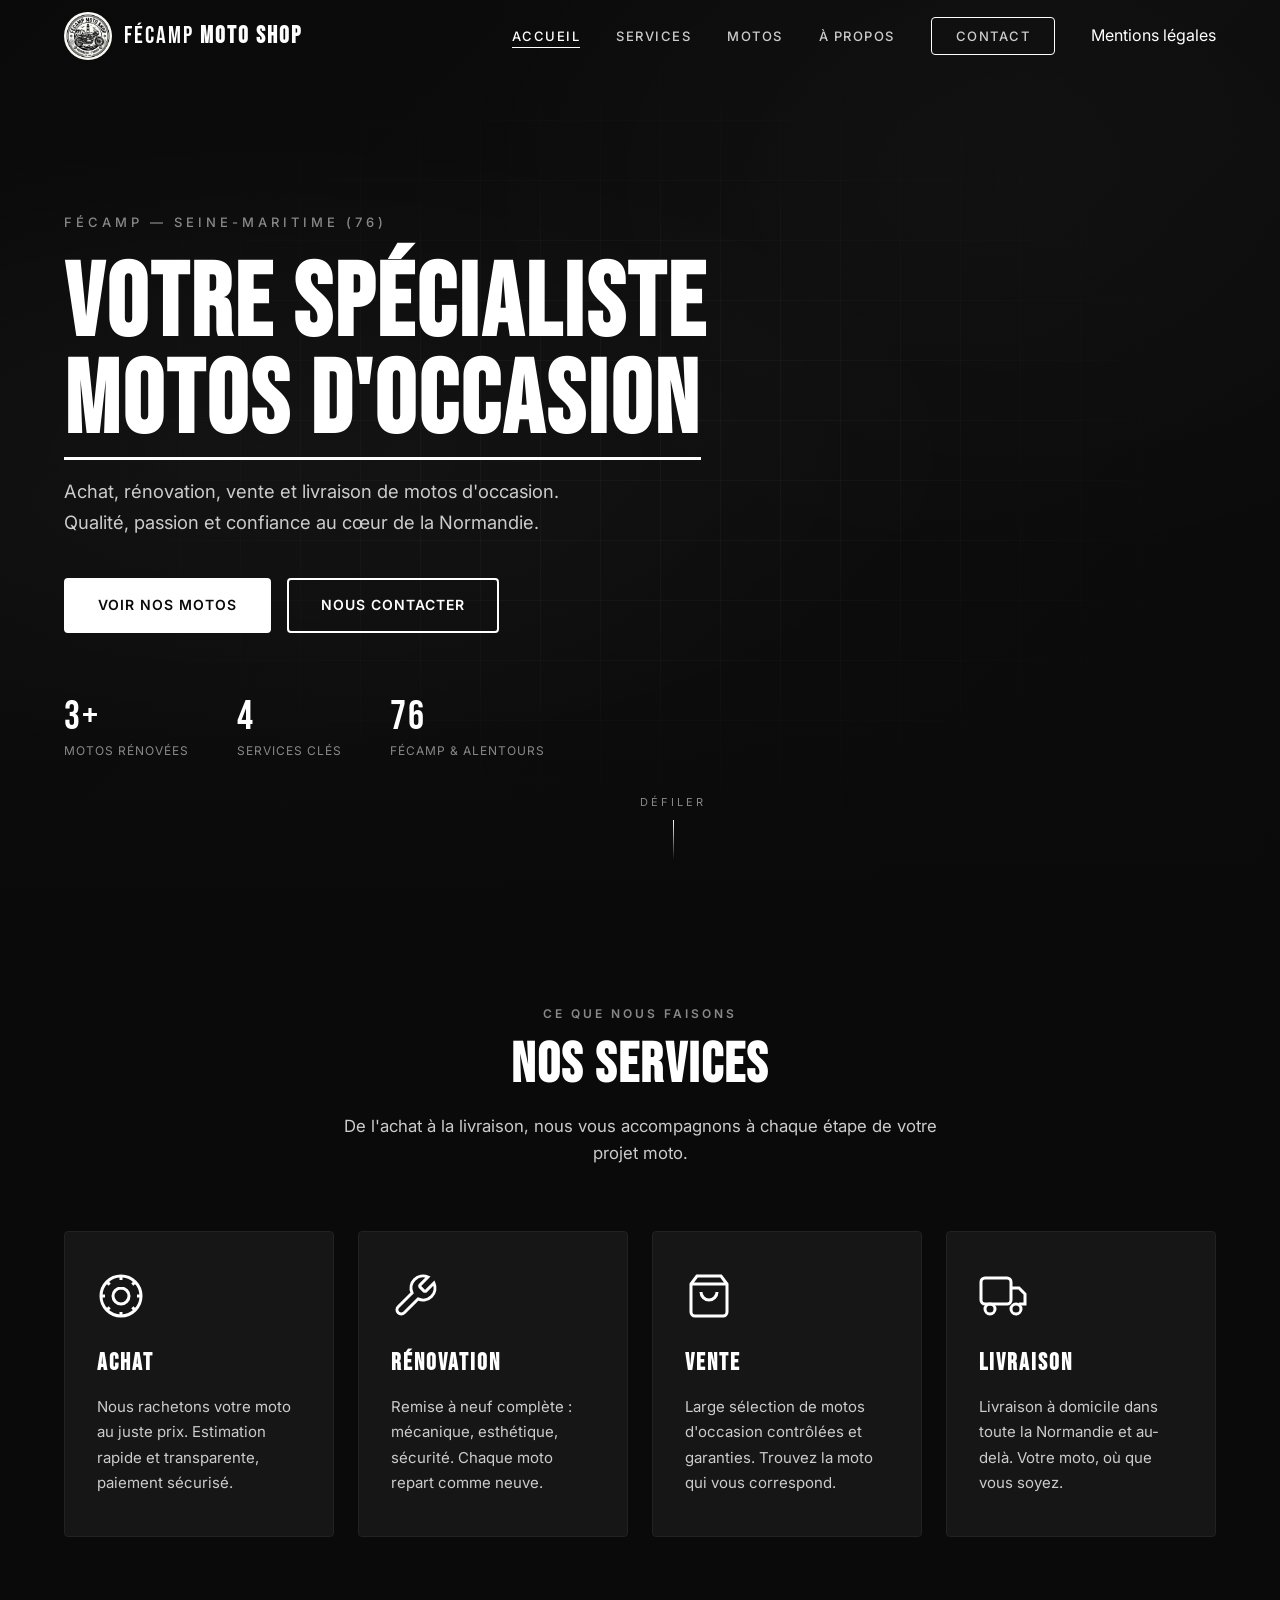
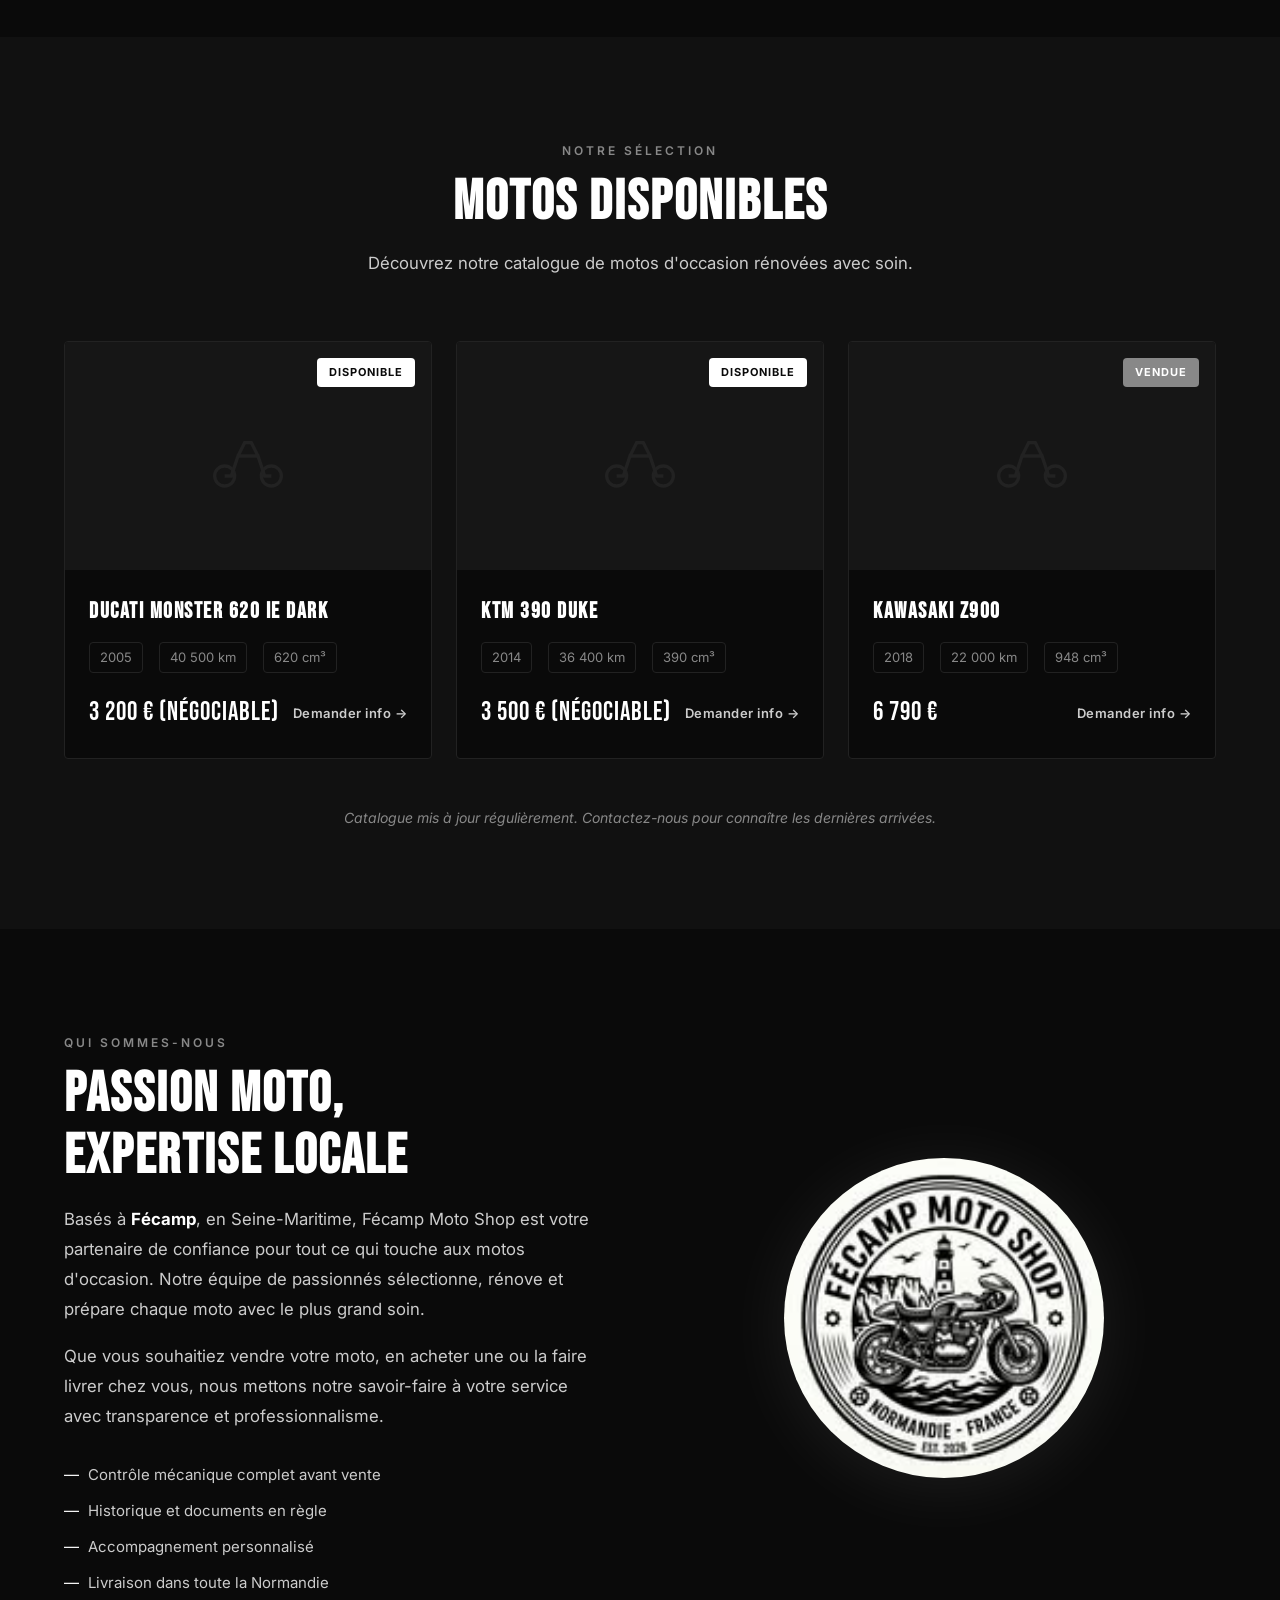
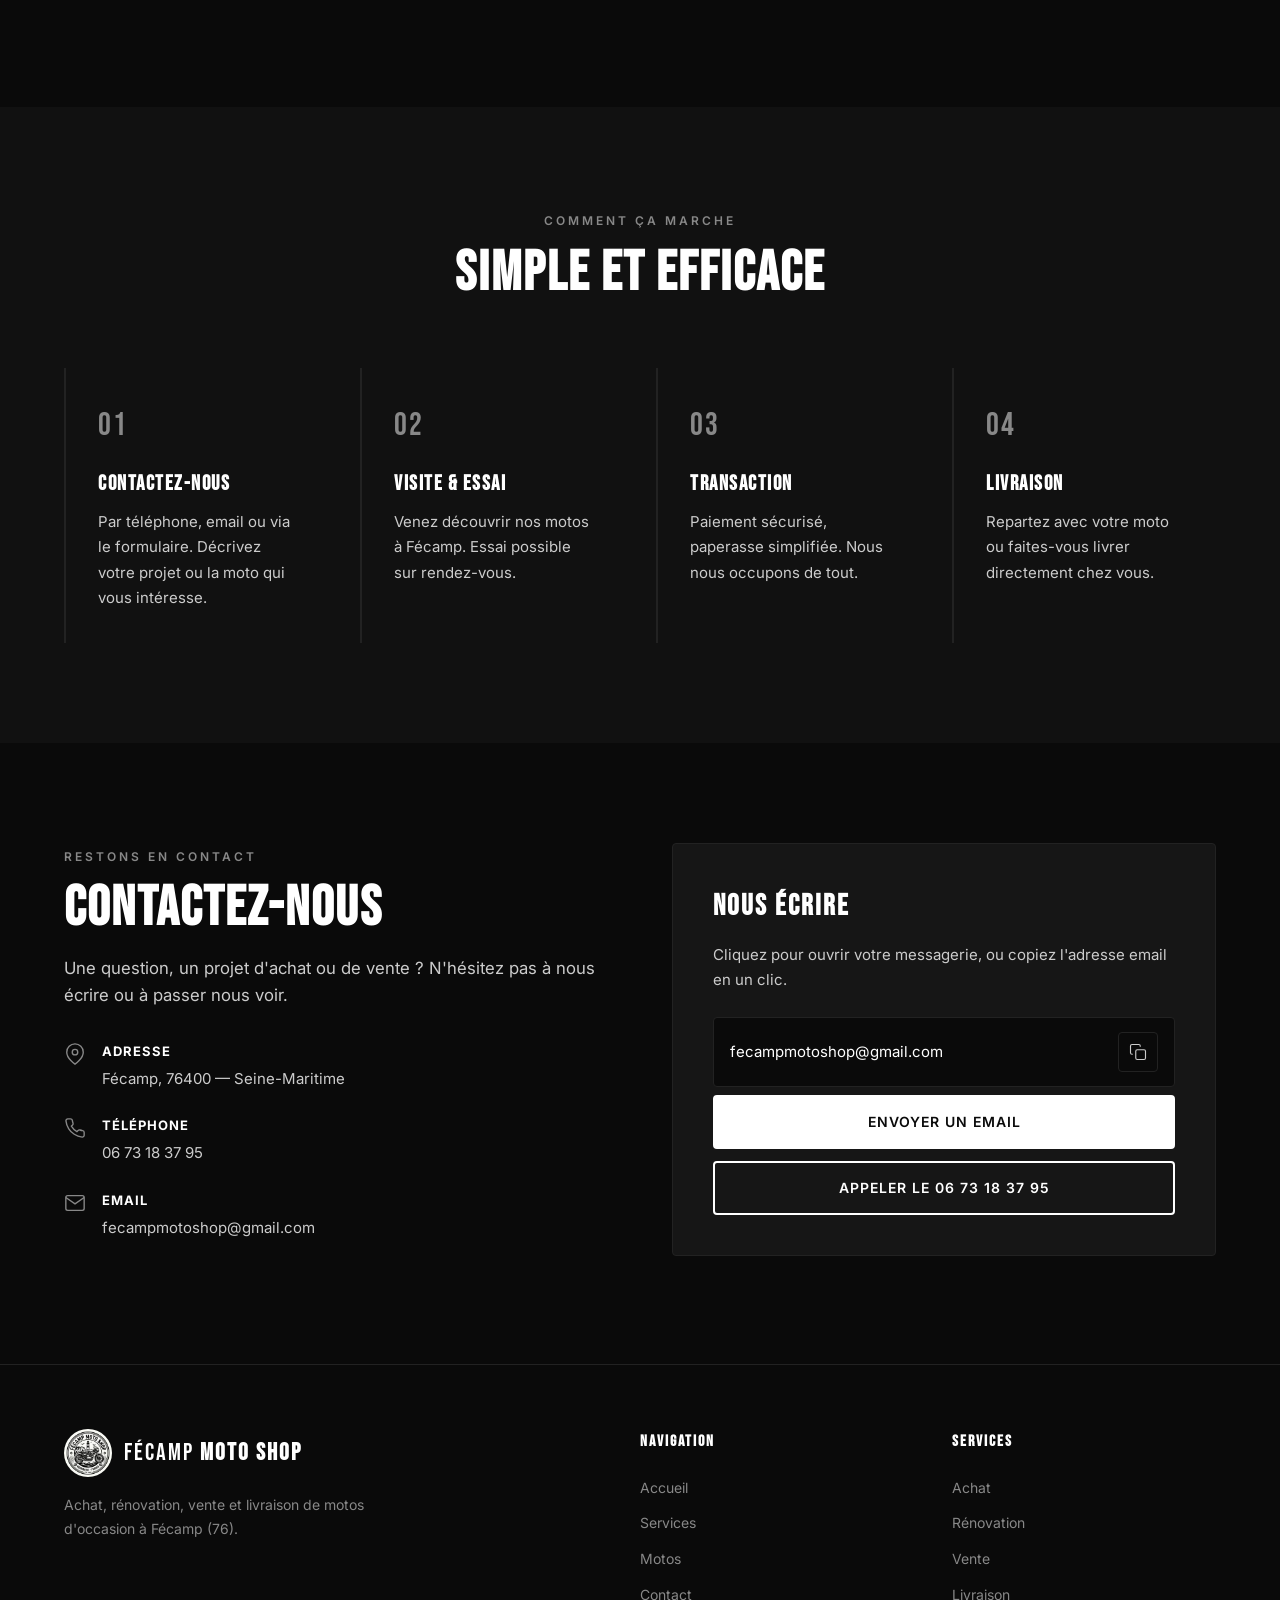
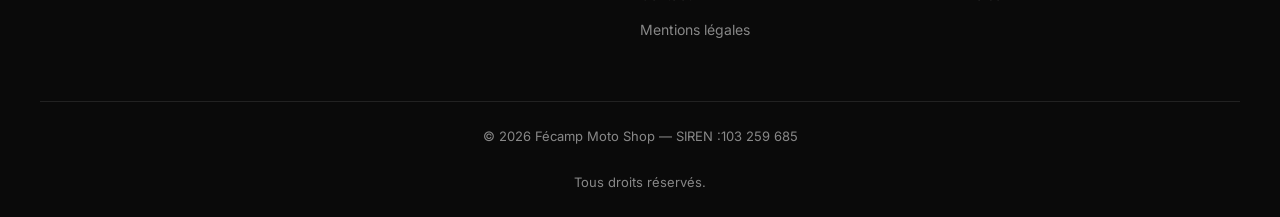
<file: index.html>
<!DOCTYPE html>
<html lang="fr">
<head>
  <meta charset="UTF-8">
  <meta name="viewport" content="width=device-width, initial-scale=1.0">
  <meta name="description" content="Fécamp Moto Shop — Achat, rénovation, vente et livraison de motos d'occasion à Fécamp (76).">
  <title>Fécamp Moto Shop — Motos d'occasion à Fécamp</title>
  <link rel="icon" href="favicon.ico" sizes="any">
  <link rel="icon" type="image/png" sizes="32x32" href="favicon-32x32.png">
  <link rel="icon" type="image/png" sizes="16x16" href="favicon-16x16.png">
  <link rel="apple-touch-icon" sizes="180x180" href="apple-touch-icon.png">
  <meta property="og:image" content="FecampMotoShop.jpg">
  <meta property="og:title" content="Fécamp Moto Shop — Motos d'occasion à Fécamp">
  <link rel="preconnect" href="https://fonts.googleapis.com">
  <link rel="preconnect" href="https://fonts.gstatic.com" crossorigin>
  <link href="https://fonts.googleapis.com/css2?family=Bebas+Neue&family=Inter:wght@300;400;500;600;700&display=swap" rel="stylesheet">
  <link rel="stylesheet" href="style.css">
</head>
<body>

  <!-- Navigation -->
  <header class="header" id="header">
    <nav class="nav container">
      <a href="#accueil" class="nav__logo">
        <img src="FecampMotoShop.jpg" alt="" class="logo-img logo-img--nav" width="48" height="48">
        <span class="nav__logo-text">Fécamp <strong>Moto Shop</strong></span>
      </a>
      <button class="nav__toggle" id="navToggle" aria-label="Ouvrir le menu">
        <span></span>
        <span></span>
        <span></span>
      </button>
      <ul class="nav__menu" id="navMenu">
        <li><a href="#accueil" class="nav__link">Accueil</a></li>
        <li><a href="#services" class="nav__link">Services</a></li>
        <li><a href="#motos" class="nav__link">Motos</a></li>
        <li><a href="#apropos" class="nav__link">À propos</a></li>
        <li><a href="#contact" class="nav__link nav__link--cta">Contact</a></li>
        <li><a href="mentions-legales.html">Mentions légales</a></li>
      </ul>
    </nav>
  </header>

  <!-- Hero -->
  <section class="hero" id="accueil">
    <div class="hero__bg"></div>
    <div class="hero__overlay"></div>
    <div class="hero__content container">
      <p class="hero__tag">Fécamp — Seine-Maritime (76)</p>
      <h1 class="hero__title">
        Votre spécialiste<br>
        <span class="hero__title-accent">motos d'occasion</span>
      </h1>
      <p class="hero__subtitle">
        Achat, rénovation, vente et livraison de motos d'occasion.<br>
        Qualité, passion et confiance au cœur de la Normandie.
      </p>
      <div class="hero__actions">
        <a href="#motos" class="btn btn--primary">Voir nos motos</a>
        <a href="#contact" class="btn btn--outline">Nous contacter</a>
      </div>
      <div class="hero__stats">
        <div class="hero__stat">
          <span class="hero__stat-number">3+</span>
          <span class="hero__stat-label">Motos rénovées</span>
        </div>
        <div class="hero__stat">
          <span class="hero__stat-number">4</span>
          <span class="hero__stat-label">Services clés</span>
        </div>
        <div class="hero__stat">
          <span class="hero__stat-number">76</span>
          <span class="hero__stat-label">Fécamp & alentours</span>
        </div>
      </div>
    </div>
    <div class="hero__scroll">
      <span>Défiler</span>
      <div class="hero__scroll-line"></div>
    </div>
  </section>

  <!-- Services -->
  <section class="services section" id="services">
    <div class="container">
      <div class="section__header">
        <span class="section__tag">Ce que nous faisons</span>
        <h2 class="section__title">Nos services</h2>
        <p class="section__desc">De l'achat à la livraison, nous vous accompagnons à chaque étape de votre projet moto.</p>
      </div>
      <div class="services__grid">
        <article class="service-card">
          <div class="service-card__icon">
            <svg viewBox="0 0 24 24" fill="none" stroke="currentColor" stroke-width="1.5">
              <path d="M12 8c-2.21 0-4 1.79-4 4s1.79 4 4 4 4-1.79 4-4-1.79-4-4-4z"/>
              <path d="M12 2v2M12 20v2M4.93 4.93l1.41 1.41M17.66 17.66l1.41 1.41M2 12h2M20 12h2M4.93 19.07l1.41-1.41M17.66 6.34l1.41-1.41"/>
              <circle cx="12" cy="12" r="10"/>
            </svg>
          </div>
          <h3 class="service-card__title">Achat</h3>
          <p class="service-card__text">Nous rachetons votre moto au juste prix. Estimation rapide et transparente, paiement sécurisé.</p>
        </article>
        <article class="service-card">
          <div class="service-card__icon">
            <svg viewBox="0 0 24 24" fill="none" stroke="currentColor" stroke-width="1.5">
              <path d="M14.7 6.3a1 1 0 000 1.4l1.6 1.6a1 1 0 001.4 0l3.77-3.77a6 6 0 01-7.94 7.94l-6.91 6.91a2.12 2.12 0 01-3-3l6.91-6.91a6 6 0 017.94-7.94l-3.76 3.76z"/>
            </svg>
          </div>
          <h3 class="service-card__title">Rénovation</h3>
          <p class="service-card__text">Remise à neuf complète : mécanique, esthétique, sécurité. Chaque moto repart comme neuve.</p>
        </article>
        <article class="service-card">
          <div class="service-card__icon">
            <svg viewBox="0 0 24 24" fill="none" stroke="currentColor" stroke-width="1.5">
              <path d="M6 2L3 6v14a2 2 0 002 2h14a2 2 0 002-2V6l-3-4z"/>
              <line x1="3" y1="6" x2="21" y2="6"/>
              <path d="M16 10a4 4 0 01-8 0"/>
            </svg>
          </div>
          <h3 class="service-card__title">Vente</h3>
          <p class="service-card__text">Large sélection de motos d'occasion contrôlées et garanties. Trouvez la moto qui vous correspond.</p>
        </article>
        <article class="service-card">
          <div class="service-card__icon">
            <svg viewBox="0 0 24 24" fill="none" stroke="currentColor" stroke-width="1.5">
              <rect x="1" y="3" width="15" height="13" rx="2"/>
              <path d="M16 8h4l3 3v5h-3"/>
              <circle cx="5.5" cy="18.5" r="2.5"/>
              <circle cx="18.5" cy="18.5" r="2.5"/>
            </svg>
          </div>
          <h3 class="service-card__title">Livraison</h3>
          <p class="service-card__text">Livraison à domicile dans toute la Normandie et au-delà. Votre moto, où que vous soyez.</p>
        </article>
      </div>
    </div>
  </section>

  <!-- Motos -->
  <section class="motos section section--dark" id="motos">
    <div class="container">
      <div class="section__header">
        <span class="section__tag">Notre sélection</span>
        <h2 class="section__title">Motos disponibles</h2>
        <p class="section__desc">Découvrez notre catalogue de motos d'occasion rénovées avec soin.</p>
      </div>
      <div class="motos__grid">
        <article class="moto-card">
          <div class="moto-card__image">
            <div class="moto-card__placeholder">
              <svg viewBox="0 0 24 24" fill="none" stroke="currentColor" stroke-width="1">
                <circle cx="5" cy="18" r="3"/><circle cx="19" cy="18" r="3"/>
                <path d="M5 18h2l2-6h6l2 6h2M9 12l2-4h2l2 4"/>
              </svg>
            </div>
            <span class="moto-card__badge">Disponible</span>
          </div>
          <div class="moto-card__body">
            <h3 class="moto-card__name">Ducati Monster 620 ie Dark</h3>
            <ul class="moto-card__specs">
              <li>2005</li>
              <li>40 500 km</li>
              <li>620 cm³</li>
            </ul>
            <div class="moto-card__footer">
              <span class="moto-card__price">3 200 € (Négociable)</span>
              <a href="#contact" class="moto-card__link">Demander info →</a>
            </div>
          </div>
        </article>
        <article class="moto-card">
          <div class="moto-card__image">
            <div class="moto-card__placeholder">
              <svg viewBox="0 0 24 24" fill="none" stroke="currentColor" stroke-width="1">
                <circle cx="5" cy="18" r="3"/><circle cx="19" cy="18" r="3"/>
                <path d="M5 18h2l2-6h6l2 6h2M9 12l2-4h2l2 4"/>
              </svg>
            </div>
            <span class="moto-card__badge">Disponible</span>
          </div>
          <div class="moto-card__body">
            <h3 class="moto-card__name">KTM 390 Duke</h3>
            <ul class="moto-card__specs">
              <li>2014</li>
              <li>36 400 km</li>
              <li>390 cm³</li>
            </ul>
            <div class="moto-card__footer">
              <span class="moto-card__price">3 500 € (Négociable)</span>
              <a href="#contact" class="moto-card__link">Demander info →</a>
            </div>
          </div>
        </article>
        <article class="moto-card">
          <div class="moto-card__image">
            <div class="moto-card__placeholder">
              <svg viewBox="0 0 24 24" fill="none" stroke="currentColor" stroke-width="1">
                <circle cx="5" cy="18" r="3"/><circle cx="19" cy="18" r="3"/>
                <path d="M5 18h2l2-6h6l2 6h2M9 12l2-4h2l2 4"/>
              </svg>
            </div>
            <span class="moto-card__badge moto-card__badge--sold">Vendue</span>
          </div>
          <div class="moto-card__body">
            <h3 class="moto-card__name">Kawasaki Z900</h3>
            <ul class="moto-card__specs">
              <li>2018</li>
              <li>22 000 km</li>
              <li>948 cm³</li>
            </ul>
            <div class="moto-card__footer">
              <span class="moto-card__price">6 790 €</span>
              <a href="#contact" class="moto-card__link">Demander info →</a>
            </div>
          </div>
        </article>
      </div>
      <p class="motos__note">Catalogue mis à jour régulièrement. Contactez-nous pour connaître les dernières arrivées.</p>
    </div>
  </section>

  <!-- À propos -->
  <section class="about section" id="apropos">
    <div class="container about__grid">
      <div class="about__content">
        <span class="section__tag">Qui sommes-nous</span>
        <h2 class="section__title">Passion moto,<br>expertise locale</h2>
        <p class="about__text">
          Basés à <strong>Fécamp</strong>, en Seine-Maritime, Fécamp Moto Shop est votre partenaire de confiance pour tout ce qui touche aux motos d'occasion. Notre équipe de passionnés sélectionne, rénove et prépare chaque moto avec le plus grand soin.
        </p>
        <p class="about__text">
          Que vous souhaitiez vendre votre moto, en acheter une ou la faire livrer chez vous, nous mettons notre savoir-faire à votre service avec transparence et professionnalisme.
        </p>
        <ul class="about__list">
          <li>Contrôle mécanique complet avant vente</li>
          <li>Historique et documents en règle</li>
          <li>Accompagnement personnalisé</li>
          <li>Livraison dans toute la Normandie</li>
        </ul>
      </div>
      <div class="about__visual">
        <img src="FecampMotoShop.jpg" alt="Logo Fécamp Moto Shop — Normandie, France" class="logo-img logo-img--about" width="320" height="320">
      </div>
    </div>
  </section>

  <!-- Processus -->
  <section class="process section section--dark">
    <div class="container">
      <div class="section__header">
        <span class="section__tag">Comment ça marche</span>
        <h2 class="section__title">Simple et efficace</h2>
      </div>
      <div class="process__steps">
        <div class="process__step">
          <span class="process__number">01</span>
          <h3>Contactez-nous</h3>
          <p>Par téléphone, email ou via le formulaire. Décrivez votre projet ou la moto qui vous intéresse.</p>
        </div>
        <div class="process__step">
          <span class="process__number">02</span>
          <h3>Visite & essai</h3>
          <p>Venez découvrir nos motos à Fécamp. Essai possible sur rendez-vous.</p>
        </div>
        <div class="process__step">
          <span class="process__number">03</span>
          <h3>Transaction</h3>
          <p>Paiement sécurisé, paperasse simplifiée. Nous nous occupons de tout.</p>
        </div>
        <div class="process__step">
          <span class="process__number">04</span>
          <h3>Livraison</h3>
          <p>Repartez avec votre moto ou faites-vous livrer directement chez vous.</p>
        </div>
      </div>
    </div>
  </section>

  <!-- Contact -->
  <section class="contact section" id="contact">
    <div class="container contact__grid">
      <div class="contact__info">
        <span class="section__tag">Restons en contact</span>
        <h2 class="section__title">Contactez-nous</h2>
        <p class="contact__desc">Une question, un projet d'achat ou de vente ? N'hésitez pas à nous écrire ou à passer nous voir.</p>
        <ul class="contact__details">
          <li>
            <svg viewBox="0 0 24 24" fill="none" stroke="currentColor" stroke-width="1.5"><path d="M21 10c0 7-9 13-9 13s-9-6-9-13a9 9 0 0118 0z"/><circle cx="12" cy="10" r="3"/></svg>
            <div>
              <strong>Adresse</strong>
              <span>Fécamp, 76400 — Seine-Maritime</span>
            </div>
          </li>
          <li>
            <svg viewBox="0 0 24 24" fill="none" stroke="currentColor" stroke-width="1.5"><path d="M22 16.92v3a2 2 0 01-2.18 2 19.79 19.79 0 01-8.63-3.07 19.5 19.5 0 01-6-6 19.79 19.79 0 01-3.07-8.67A2 2 0 014.11 2h3a2 2 0 012 1.72c.127.96.361 1.903.7 2.81a2 2 0 01-.45 2.11L8.09 9.91a16 16 0 006 6l1.27-1.27a2 2 0 012.11-.45c.907.339 1.85.573 2.81.7A2 2 0 0122 16.92z"/></svg>
            <div>
              <strong>Téléphone</strong>
              <a href="tel:+33673183795" class="contact__link">06 73 18 37 95</a>
            </div>
          </li>
          <li>
            <svg viewBox="0 0 24 24" fill="none" stroke="currentColor" stroke-width="1.5"><path d="M4 4h16c1.1 0 2 .9 2 2v12c0 1.1-.9 2-2 2H4c-1.1 0-2-.9-2-2V6c0-1.1.9-2 2-2z"/><polyline points="22,6 12,13 2,6"/></svg>
            <div>
              <strong>Email</strong>
              <a href="mailto:fecampmotoshop@gmail.com" class="contact__link">fecampmotoshop@gmail.com</a>
            </div>
          </li>
        </ul>
      </div>
      <div class="contact__actions">
        <h3 class="contact__actions-title">Nous écrire</h3>
        <p class="contact__actions-desc">Cliquez pour ouvrir votre messagerie, ou copiez l'adresse email en un clic.</p>
        <div class="contact__email-box">
          <span class="contact__email" id="contactEmail">fecampmotoshop@gmail.com</span>
          <button type="button" class="contact__copy-btn" id="copyEmailBtn" aria-label="Copier l'adresse email">
            <svg viewBox="0 0 24 24" fill="none" stroke="currentColor" stroke-width="1.5" width="18" height="18">
              <rect x="9" y="9" width="13" height="13" rx="2"/>
              <path d="M5 15H4a2 2 0 01-2-2V4a2 2 0 012-2h9a2 2 0 012 2v1"/>
            </svg>
          </button>
        </div>
        <p class="contact__copy-feedback" id="copyFeedback" role="status">Adresse copiée !</p>
        <div class="contact__buttons">
          <a href="mailto:fecampmotoshop@gmail.com?subject=Contact%20-%20F%C3%A9camp%20Moto%20Shop" class="btn btn--primary btn--full">Envoyer un email</a>
          <a href="tel:+33673183795" class="btn btn--outline btn--full">Appeler le 06 73 18 37 95</a>
        </div>
      </div>
    </div>
  </section>

  <!-- Footer -->
  <footer class="footer">
    <div class="container footer__grid">
      <div class="footer__brand">
        <a href="#accueil" class="footer__logo">
          <img src="FecampMotoShop.jpg" alt="" class="logo-img logo-img--footer" width="48" height="48">
          <span class="footer__logo-text">Fécamp <strong>Moto Shop</strong></span>
        </a>
        <p>Achat, rénovation, vente et livraison de motos d'occasion à Fécamp (76).</p>
      </div>
      <div class="footer__links">
        <h4>Navigation</h4>
        <ul>
          <li><a href="#accueil">Accueil</a></li>
          <li><a href="#services">Services</a></li>
          <li><a href="#motos">Motos</a></li>
          <li><a href="#contact">Contact</a></li>
          <li><a href="mentions-legales.html">Mentions légales</a></li>
        </ul>
      </div>
      <div class="footer__links">
        <h4>Services</h4>
        <ul>
          <li><a href="#services">Achat</a></li>
          <li><a href="#services">Rénovation</a></li>
          <li><a href="#services">Vente</a></li>
          <li><a href="#services">Livraison</a></li>
        </ul>
      </div>
    </div>
    <div class="footer__bottom container">
      <p>&copy; 2026 Fécamp Moto Shop — SIREN :103 259 685</p><br>
      <p>Tous droits réservés.</p>
    </div>
  </footer>

  <script src="main.js"></script>
</body>
</html>
</file>
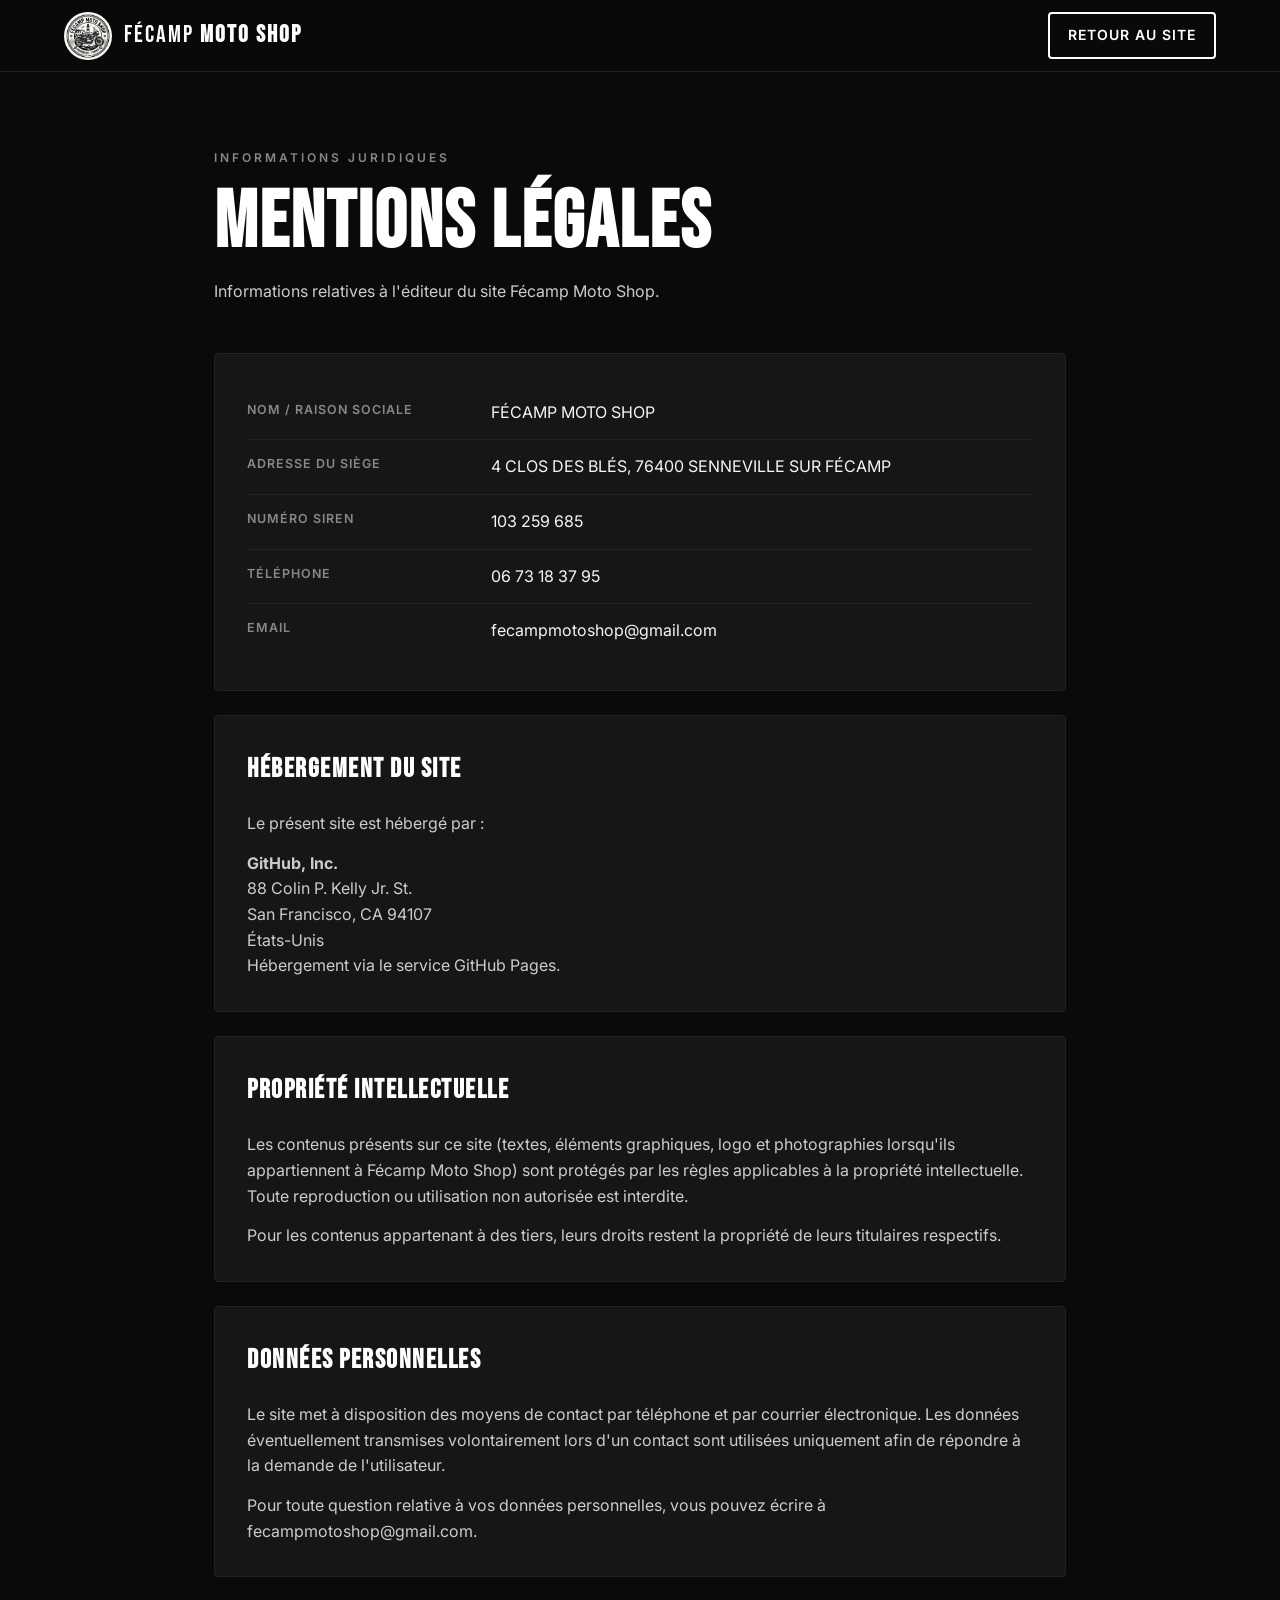
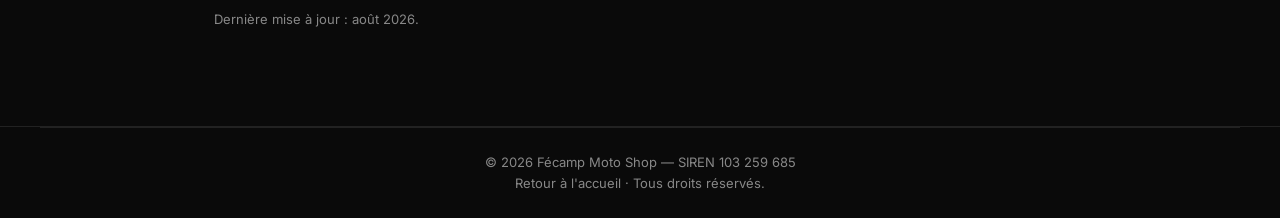
<file: mentions-legales.html>
<!DOCTYPE html>
<html lang="fr">
<head>
  <meta charset="UTF-8">
  <meta name="viewport" content="width=device-width, initial-scale=1.0">
  <meta name="description" content="Mentions légales de Fécamp Moto Shop.">
  <title>Mentions légales — Fécamp Moto Shop</title>
  <link rel="icon" href="favicon.ico" sizes="any">
  <link rel="icon" type="image/png" sizes="32x32" href="favicon-32x32.png">
  <link rel="icon" type="image/png" sizes="16x16" href="favicon-16x16.png">
  <link rel="apple-touch-icon" sizes="180x180" href="apple-touch-icon.png">
  <link rel="preconnect" href="https://fonts.googleapis.com">
  <link rel="preconnect" href="https://fonts.gstatic.com" crossorigin>
  <link href="https://fonts.googleapis.com/css2?family=Bebas+Neue&family=Inter:wght@300;400;500;600;700&display=swap" rel="stylesheet">
  <link rel="stylesheet" href="style.css">
</head>
<body>
  <header class="header header--scrolled" id="header">
    <nav class="nav container">
      <a href="index.html#accueil" class="nav__logo">
        <img src="FecampMotoShop.jpg" alt="" class="logo-img logo-img--nav" width="48" height="48">
        <span class="nav__logo-text">Fécamp <strong>Moto Shop</strong></span>
      </a>
      <a href="index.html" class="btn btn--outline legal-back-btn">Retour au site</a>
    </nav>
  </header>

  <main class="legal-page">
    <div class="container legal-page__container">
      <div class="legal-page__header">
        <span class="section__tag">Informations juridiques</span>
        <h1 class="section__title">Mentions légales</h1>
        <p class="legal-page__intro">Informations relatives à l'éditeur du site Fécamp Moto Shop.</p>
      </div>

      <section class="legal-card">
        <dl class="legal-list">
          <div>
            <dt>Nom / raison sociale</dt>
            <dd>FÉCAMP MOTO SHOP</dd>
          </div>
          <div>
            <dt>Adresse du siège</dt>
            <dd>4 CLOS DES BLÉS, 76400 SENNEVILLE SUR FÉCAMP</dd>
          </div>
          <div>
            <dt>Numéro SIREN</dt>
            <dd>103 259 685</dd>
          </div>
          <div>
            <dt>Téléphone</dt>
            <dd><a href="tel:+33673183795">06 73 18 37 95</a></dd>
          </div>
          <div>
            <dt>Email</dt>
            <dd><a href="mailto:fecampmotoshop@gmail.com">fecampmotoshop@gmail.com</a></dd>
          </div>
        </dl>
      </section>

      <section class="legal-card">
        <h2>Hébergement du site</h2>
          <p>
            Le présent site est hébergé par :
          </p>
          <p>
            <strong>GitHub, Inc.</strong><br>
            88 Colin P. Kelly Jr. St.<br>
            San Francisco, CA 94107<br>
            États-Unis<br>
            Hébergement via le service GitHub Pages.
          </p>
      </section>

      <section class="legal-card">
        <h2>Propriété intellectuelle</h2>
        <p>Les contenus présents sur ce site (textes, éléments graphiques, logo et photographies lorsqu'ils appartiennent à Fécamp Moto Shop) sont protégés par les règles applicables à la propriété intellectuelle. Toute reproduction ou utilisation non autorisée est interdite.</p>
        <p>Pour les contenus appartenant à des tiers, leurs droits restent la propriété de leurs titulaires respectifs.</p>
      </section>

      <section class="legal-card">
        <h2>Données personnelles</h2>
        <p>Le site met à disposition des moyens de contact par téléphone et par courrier électronique. Les données éventuellement transmises volontairement lors d'un contact sont utilisées uniquement afin de répondre à la demande de l'utilisateur.</p>
        <p>Pour toute question relative à vos données personnelles, vous pouvez écrire à <a href="mailto:fecampmotoshop@gmail.com">fecampmotoshop@gmail.com</a>.</p>
      </section>

      <p class="legal-page__updated">Dernière mise à jour : août 2026.</p>
    </div>
  </main>

  <footer class="footer legal-footer">
    <div class="footer__bottom container">
      <p>&copy; 2026 Fécamp Moto Shop — SIREN 103 259 685</p>
      <p><a href="index.html">Retour à l'accueil</a> · Tous droits réservés.</p>
    </div>
  </footer>
</body>
</html>
</file>
<file: style.css>
/* =============================================
   Fécamp Moto Shop — Styles
   Palette : noir profond & blanc pur
   ============================================= */

:root {
  --black: #0a0a0a;
  --black-soft: #111111;
  --black-card: #161616;
  --black-border: #222222;
  --white: #ffffff;
  --white-soft: #f5f5f5;
  --gray: #888888;
  --gray-light: #cccccc;

  --font-display: 'Bebas Neue', sans-serif;
  --font-body: 'Inter', sans-serif;

  --header-height: 72px;
  --transition: 0.3s cubic-bezier(0.4, 0, 0.2, 1);
  --radius: 4px;
}

/* Reset */
*, *::before, *::after {
  margin: 0;
  padding: 0;
  box-sizing: border-box;
}

html {
  scroll-behavior: smooth;
  scroll-padding-top: var(--header-height);
}

body {
  font-family: var(--font-body);
  background: var(--black);
  color: var(--white);
  line-height: 1.6;
  overflow-x: hidden;
  -webkit-font-smoothing: antialiased;
}

a {
  color: inherit;
  text-decoration: none;
}

ul { list-style: none; }

img {
  max-width: 100%;
  display: block;
}

.container {
  width: 100%;
  max-width: 1200px;
  margin: 0 auto;
  padding: 0 24px;
}

.section {
  padding: 100px 0;
}

.section--dark {
  background: var(--black-soft);
}

.section__header {
  text-align: center;
  max-width: 600px;
  margin: 0 auto 64px;
}

.section__tag {
  display: inline-block;
  font-size: 0.75rem;
  font-weight: 600;
  letter-spacing: 3px;
  text-transform: uppercase;
  color: var(--gray);
  margin-bottom: 12px;
}

.section__title {
  font-family: var(--font-display);
  font-size: clamp(2.5rem, 5vw, 3.5rem);
  letter-spacing: 2px;
  line-height: 1.1;
  margin-bottom: 16px;
}

.section__desc {
  color: var(--gray-light);
  font-size: 1.05rem;
}

/* Buttons */
.btn {
  display: inline-flex;
  align-items: center;
  justify-content: center;
  padding: 14px 32px;
  font-family: var(--font-body);
  font-size: 0.875rem;
  font-weight: 600;
  letter-spacing: 1px;
  text-transform: uppercase;
  border: 2px solid transparent;
  border-radius: var(--radius);
  cursor: pointer;
  transition: var(--transition);
}

.btn--primary {
  background: var(--white);
  color: var(--black);
  border-color: var(--white);
}

.btn--primary:hover {
  background: transparent;
  color: var(--white);
}

.btn--outline {
  background: transparent;
  color: var(--white);
  border-color: var(--white);
}

.btn--outline:hover {
  background: var(--white);
  color: var(--black);
}

.btn--full {
  width: 100%;
}

/* =============================================
   HEADER
   ============================================= */
.header {
  position: fixed;
  top: 0;
  left: 0;
  width: 100%;
  height: var(--header-height);
  z-index: 1000;
  transition: var(--transition);
}

.header--scrolled {
  background: rgba(10, 10, 10, 0.95);
  backdrop-filter: blur(12px);
  border-bottom: 1px solid var(--black-border);
}

.nav {
  display: flex;
  align-items: center;
  justify-content: space-between;
  height: 100%;
}

.nav__logo {
  display: flex;
  align-items: center;
  gap: 12px;
  flex-shrink: 0;
}

.nav__logo-text {
  font-family: var(--font-display);
  font-size: 1.5rem;
  letter-spacing: 2px;
}

.nav__logo-text strong {
  color: var(--white);
}

.logo-img {
  display: block;
  border-radius: 50%;
  object-fit: cover;
}

.logo-img--nav {
  width: 48px;
  height: 48px;
  transition: var(--transition);
}

.logo-img--nav:hover {
  transform: scale(1.05);
}

.logo-img--about {
  width: 100%;
  max-width: 320px;
  height: auto;
  aspect-ratio: 1;
  margin: 0 auto;
  filter: drop-shadow(0 8px 32px rgba(255, 255, 255, 0.08));
}

.logo-img--footer {
  width: 48px;
  height: 48px;
  flex-shrink: 0;
  transition: var(--transition);
}

.logo-img--footer:hover {
  transform: scale(1.05);
}

.nav__menu {
  display: flex;
  align-items: center;
  gap: 36px;
}

.nav__link {
  font-size: 0.8125rem;
  font-weight: 500;
  letter-spacing: 1.5px;
  text-transform: uppercase;
  color: var(--gray-light);
  transition: var(--transition);
  position: relative;
}

.nav__link::after {
  content: '';
  position: absolute;
  bottom: -4px;
  left: 0;
  width: 0;
  height: 1px;
  background: var(--white);
  transition: var(--transition);
}

.nav__link:hover,
.nav__link--active {
  color: var(--white);
}

.nav__link:hover::after,
.nav__link--active::after {
  width: 100%;
}

.nav__link--cta {
  padding: 10px 24px;
  border: 1px solid var(--white);
  border-radius: var(--radius);
}

.nav__link--cta::after { display: none; }

.nav__link--cta:hover {
  background: var(--white);
  color: var(--black);
}

.nav__toggle {
  display: none;
  flex-direction: column;
  gap: 5px;
  background: none;
  border: none;
  cursor: pointer;
  padding: 4px;
}

.nav__toggle span {
  display: block;
  width: 24px;
  height: 2px;
  background: var(--white);
  transition: var(--transition);
}

.nav__toggle--open span:nth-child(1) {
  transform: rotate(45deg) translate(5px, 5px);
}

.nav__toggle--open span:nth-child(2) {
  opacity: 0;
}

.nav__toggle--open span:nth-child(3) {
  transform: rotate(-45deg) translate(5px, -5px);
}

/* =============================================
   HERO
   ============================================= */
.hero {
  position: relative;
  min-height: 100vh;
  display: flex;
  align-items: center;
  overflow: hidden;
}

.hero__bg {
  position: absolute;
  inset: 0;
  background:
    radial-gradient(ellipse at 20% 50%, rgba(255,255,255,0.03) 0%, transparent 50%),
    radial-gradient(ellipse at 80% 20%, rgba(255,255,255,0.02) 0%, transparent 40%),
    linear-gradient(135deg, var(--black) 0%, #0d0d0d 50%, var(--black) 100%);
}

.hero__bg::before {
  content: '';
  position: absolute;
  inset: 0;
  background-image:
    linear-gradient(rgba(255,255,255,0.03) 1px, transparent 1px),
    linear-gradient(90deg, rgba(255,255,255,0.03) 1px, transparent 1px);
  background-size: 60px 60px;
  mask-image: radial-gradient(ellipse at center, black 20%, transparent 70%);
}

.hero__overlay {
  position: absolute;
  bottom: 0;
  left: 0;
  right: 0;
  height: 200px;
  background: linear-gradient(transparent, var(--black));
}

.hero__content {
  position: relative;
  z-index: 2;
  padding-top: var(--header-height);
}

.hero__tag {
  font-size: 0.8125rem;
  font-weight: 500;
  letter-spacing: 4px;
  text-transform: uppercase;
  color: var(--gray);
  margin-bottom: 24px;
  opacity: 0;
  animation: fadeUp 0.8s 0.2s forwards;
}

.hero__title {
  font-family: var(--font-display);
  font-size: clamp(3.5rem, 8vw, 7rem);
  line-height: 0.95;
  letter-spacing: 3px;
  margin-bottom: 24px;
  opacity: 0;
  animation: fadeUp 0.8s 0.4s forwards;
}

.hero__title-accent {
  color: var(--white);
  position: relative;
}

.hero__title-accent::after {
  content: '';
  position: absolute;
  bottom: 4px;
  left: 0;
  width: 100%;
  height: 3px;
  background: var(--white);
}

.hero__subtitle {
  font-size: clamp(1rem, 2vw, 1.15rem);
  color: var(--gray-light);
  max-width: 540px;
  margin-bottom: 40px;
  line-height: 1.7;
  opacity: 0;
  animation: fadeUp 0.8s 0.6s forwards;
}

.hero__actions {
  display: flex;
  gap: 16px;
  flex-wrap: wrap;
  margin-bottom: 64px;
  opacity: 0;
  animation: fadeUp 0.8s 0.8s forwards;
}

.hero__stats {
  display: flex;
  gap: 48px;
  flex-wrap: wrap;
  opacity: 0;
  animation: fadeUp 0.8s 1s forwards;
}

.hero__stat {
  display: flex;
  flex-direction: column;
}

.hero__stat-number {
  font-family: var(--font-display);
  font-size: 2.5rem;
  letter-spacing: 2px;
  line-height: 1;
}

.hero__stat-label {
  font-size: 0.75rem;
  color: var(--gray);
  letter-spacing: 1px;
  text-transform: uppercase;
  margin-top: 4px;
}

.hero__scroll {
  position: absolute;
  bottom: 40px;
  left: 50%;
  transform: translateX(-50%);
  display: flex;
  flex-direction: column;
  align-items: center;
  gap: 8px;
  z-index: 2;
  opacity: 0;
  animation: fadeUp 0.8s 1.2s forwards;
}

.hero__scroll span {
  font-size: 0.6875rem;
  letter-spacing: 3px;
  text-transform: uppercase;
  color: var(--gray);
}

.hero__scroll-line {
  width: 1px;
  height: 40px;
  background: linear-gradient(var(--white), transparent);
  animation: scrollLine 2s infinite;
}

@keyframes fadeUp {
  from {
    opacity: 0;
    transform: translateY(30px);
  }
  to {
    opacity: 1;
    transform: translateY(0);
  }
}

@keyframes scrollLine {
  0%, 100% { opacity: 0.3; transform: scaleY(0.5); transform-origin: top; }
  50% { opacity: 1; transform: scaleY(1); transform-origin: top; }
}

/* =============================================
   SERVICES
   ============================================= */
.services__grid {
  display: grid;
  grid-template-columns: repeat(auto-fit, minmax(260px, 1fr));
  gap: 24px;
}

.service-card {
  background: var(--black-card);
  border: 1px solid var(--black-border);
  border-radius: var(--radius);
  padding: 40px 32px;
  transition: var(--transition);
  opacity: 0;
  transform: translateY(30px);
}

.service-card--visible {
  opacity: 1;
  transform: translateY(0);
}

.service-card:hover {
  border-color: var(--gray);
  transform: translateY(-4px);
}

.service-card__icon {
  width: 48px;
  height: 48px;
  margin-bottom: 24px;
  color: var(--white);
}

.service-card__icon svg {
  width: 100%;
  height: 100%;
}

.service-card__title {
  font-family: var(--font-display);
  font-size: 1.5rem;
  letter-spacing: 2px;
  margin-bottom: 12px;
}

.service-card__text {
  color: var(--gray-light);
  font-size: 0.9375rem;
  line-height: 1.7;
}

/* =============================================
   MOTOS
   ============================================= */
.motos__grid {
  display: grid;
  grid-template-columns: repeat(auto-fit, minmax(280px, 1fr));
  gap: 24px;
}

.moto-card {
  background: var(--black);
  border: 1px solid var(--black-border);
  border-radius: var(--radius);
  overflow: hidden;
  transition: var(--transition);
  opacity: 0;
  transform: translateY(30px);
}

.moto-card--visible {
  opacity: 1;
  transform: translateY(0);
}

.moto-card:hover {
  border-color: var(--gray);
  transform: translateY(-4px);
}

.moto-card__image {
  position: relative;
  aspect-ratio: 16 / 10;
  background: var(--black-card);
  overflow: hidden;
}

.moto-card__placeholder {
  display: flex;
  align-items: center;
  justify-content: center;
  height: 100%;
  color: var(--black-border);
}

.moto-card__placeholder svg {
  width: 80px;
  height: 80px;
}

.moto-card__badge {
  position: absolute;
  top: 16px;
  right: 16px;
  background: var(--white);
  color: var(--black);
  font-size: 0.6875rem;
  font-weight: 700;
  letter-spacing: 1px;
  text-transform: uppercase;
  padding: 6px 12px;
  border-radius: var(--radius);
}

.moto-card__badge--sold {
  background: var(--gray);
  color: var(--white);
}

.moto-card__body {
  padding: 24px;
}

.moto-card__name {
  font-family: var(--font-display);
  font-size: 1.4rem;
  letter-spacing: 1.5px;
  margin-bottom: 12px;
}

.moto-card__specs {
  display: flex;
  gap: 16px;
  margin-bottom: 20px;
}

.moto-card__specs li {
  font-size: 0.8125rem;
  color: var(--gray);
  padding: 4px 10px;
  border: 1px solid var(--black-border);
  border-radius: var(--radius);
}

.moto-card__footer {
  display: flex;
  align-items: center;
  justify-content: space-between;
}

.moto-card__price {
  font-family: var(--font-display);
  font-size: 1.6rem;
  letter-spacing: 1px;
}

.moto-card__link {
  font-size: 0.8125rem;
  font-weight: 600;
  letter-spacing: 0.5px;
  color: var(--gray-light);
  transition: var(--transition);
}

.moto-card__link:hover {
  color: var(--white);
}

.motos__note {
  text-align: center;
  color: var(--gray);
  font-size: 0.875rem;
  margin-top: 48px;
  font-style: italic;
}

/* =============================================
   ABOUT
   ============================================= */
.about__grid {
  display: grid;
  grid-template-columns: 1fr 1fr;
  gap: 64px;
  align-items: center;
}

.about__text {
  color: var(--gray-light);
  margin-bottom: 16px;
  font-size: 1.05rem;
  line-height: 1.8;
}

.about__text strong {
  color: var(--white);
}

.about__list {
  margin-top: 32px;
}

.about__list li {
  position: relative;
  padding-left: 24px;
  margin-bottom: 12px;
  color: var(--gray-light);
  font-size: 0.9375rem;
}

.about__list li::before {
  content: '—';
  position: absolute;
  left: 0;
  color: var(--white);
}

.about__visual {
  display: flex;
  justify-content: center;
  align-items: center;
}

/* =============================================
   PROCESS
   ============================================= */
.process__steps {
  display: grid;
  grid-template-columns: repeat(auto-fit, minmax(240px, 1fr));
  gap: 32px;
}

.process__step {
  padding: 32px;
  border-left: 2px solid var(--black-border);
  transition: var(--transition);
  opacity: 0;
  transform: translateY(20px);
}

.process__step--visible {
  opacity: 1;
  transform: translateY(0);
}

.process__step:hover {
  border-left-color: var(--white);
}

.process__number {
  font-family: var(--font-display);
  font-size: 2rem;
  letter-spacing: 2px;
  color: var(--gray);
  display: block;
  margin-bottom: 16px;
}

.process__step h3 {
  font-family: var(--font-display);
  font-size: 1.3rem;
  letter-spacing: 1.5px;
  margin-bottom: 8px;
}

.process__step p {
  color: var(--gray-light);
  font-size: 0.9375rem;
  line-height: 1.7;
}

/* =============================================
   CONTACT
   ============================================= */
.contact__grid {
  display: grid;
  grid-template-columns: 1fr 1fr;
  gap: 64px;
  align-items: start;
}

.contact__desc {
  color: var(--gray-light);
  margin-bottom: 32px;
  font-size: 1.05rem;
}

.contact__details li {
  display: flex;
  align-items: flex-start;
  gap: 16px;
  margin-bottom: 24px;
}

.contact__details svg {
  width: 22px;
  height: 22px;
  flex-shrink: 0;
  margin-top: 2px;
  color: var(--gray);
}

.contact__details strong {
  display: block;
  font-size: 0.8125rem;
  letter-spacing: 1px;
  text-transform: uppercase;
  margin-bottom: 4px;
}

.contact__details span,
.contact__link {
  color: var(--gray-light);
  font-size: 0.9375rem;
  transition: var(--transition);
}

.contact__link:hover {
  color: var(--white);
}

.contact__actions {
  background: var(--black-card);
  border: 1px solid var(--black-border);
  border-radius: var(--radius);
  padding: 40px;
}

.contact__actions-title {
  font-family: var(--font-display);
  font-size: 1.8rem;
  letter-spacing: 2px;
  margin-bottom: 12px;
}

.contact__actions-desc {
  color: var(--gray-light);
  font-size: 0.9375rem;
  margin-bottom: 24px;
  line-height: 1.7;
}

.contact__email-box {
  display: flex;
  align-items: center;
  gap: 12px;
  background: var(--black);
  border: 1px solid var(--black-border);
  border-radius: var(--radius);
  padding: 14px 16px;
  margin-bottom: 8px;
}

.contact__email {
  flex: 1;
  font-size: 0.9375rem;
  color: var(--white);
  word-break: break-all;
}

.contact__copy-btn {
  display: flex;
  align-items: center;
  justify-content: center;
  width: 40px;
  height: 40px;
  flex-shrink: 0;
  background: transparent;
  border: 1px solid var(--black-border);
  border-radius: var(--radius);
  color: var(--gray-light);
  cursor: pointer;
  transition: var(--transition);
}

.contact__copy-btn:hover {
  border-color: var(--white);
  color: var(--white);
}

.contact__copy-btn--copied {
  border-color: var(--white);
  color: var(--white);
}

.contact__copy-feedback {
  display: none;
  font-size: 0.8125rem;
  color: var(--gray-light);
  margin-bottom: 24px;
}

.contact__copy-feedback--visible {
  display: block;
  animation: fadeUp 0.4s forwards;
}

.contact__buttons {
  display: flex;
  flex-direction: column;
  gap: 12px;
}

/* =============================================
   FOOTER
   ============================================= */
.footer {
  border-top: 1px solid var(--black-border);
  padding-top: 64px;
}

.footer__grid {
  display: grid;
  grid-template-columns: 2fr 1fr 1fr;
  gap: 48px;
  padding-bottom: 48px;
}

.footer__logo {
  display: inline-flex;
  align-items: center;
  gap: 12px;
  margin-bottom: 16px;
}

.footer__logo-text {
  font-family: var(--font-display);
  font-size: 1.5rem;
  letter-spacing: 2px;
}

.footer__logo-text strong {
  color: var(--white);
}

.footer__brand p {
  color: var(--gray);
  font-size: 0.875rem;
  max-width: 300px;
  line-height: 1.7;
}

.footer__links h4 {
  font-family: var(--font-display);
  font-size: 1rem;
  letter-spacing: 2px;
  margin-bottom: 20px;
}

.footer__links li {
  margin-bottom: 10px;
}

.footer__links a {
  color: var(--gray);
  font-size: 0.875rem;
  transition: var(--transition);
}

.footer__links a:hover {
  color: var(--white);
}

.footer__bottom {
  border-top: 1px solid var(--black-border);
  padding: 24px 0;
  text-align: center;
}

.footer__bottom p {
  color: var(--gray);
  font-size: 0.8125rem;
}

/* =============================================
   RESPONSIVE
   ============================================= */
@media (max-width: 968px) {
  .about__grid,
  .contact__grid {
    grid-template-columns: 1fr;
    gap: 48px;
  }

  .about__visual {
    order: -1;
  }

  .footer__grid {
    grid-template-columns: 1fr 1fr;
  }
}

@media (max-width: 768px) {
  .section {
    padding: 72px 0;
  }

  .nav__toggle {
    display: flex;
  }

  .nav__menu {
    position: fixed;
    top: 0;
    right: -100%;
    width: 80%;
    max-width: 320px;
    height: 100vh;
    background: var(--black-soft);
    flex-direction: column;
    justify-content: center;
    gap: 32px;
    padding: 40px;
    border-left: 1px solid var(--black-border);
    transition: var(--transition);
  }

  .nav__menu--open {
    right: 0;
  }

  .hero__stats {
    gap: 32px;
  }

  .hero__scroll {
    display: none;
  }

  .contact__actions {
    padding: 28px;
  }

  .footer__grid {
    grid-template-columns: 1fr;
    gap: 32px;
  }
}

@media (max-width: 480px) {
  .hero__actions {
    flex-direction: column;
  }

  .hero__actions .btn {
    width: 100%;
  }

  .hero__stats {
    flex-direction: column;
    gap: 24px;
  }
}

/* =============================================
  LEGAL PAGE
============================================= */
.footer__legal-link,
.legal-page a,
.legal-footer a {
  transition: var(--transition);
}

.footer__legal-link:hover,
.legal-page a:hover,
.legal-footer a:hover {
  color: var(--white);
}

.legal-page {
  min-height: calc(100vh - 120px);
  padding: calc(var(--header-height) + 72px) 0 96px;
  background: var(--black);
}

.legal-page__container {
  max-width: 900px;
}

.legal-page__header {
  margin-bottom: 48px;
}

.legal-page__header .section__title {
  font-size: clamp(3rem, 7vw, 5rem);
  margin-bottom: 12px;
}

.legal-page__intro,
.legal-card p {
  color: var(--gray-light);
}

.legal-card {
  background: var(--black-card);
  border: 1px solid var(--black-border);
  border-radius: var(--radius);
  padding: 32px;
  margin-bottom: 24px;
}

.legal-card h2 {
  font-family: var(--font-display);
  font-size: 1.7rem;
  letter-spacing: 1.5px;
  margin-bottom: 20px;
}

.legal-card p + p {
  margin-top: 14px;
}

.legal-list > div {
  display: grid;
  grid-template-columns: minmax(160px, 220px) 1fr;
  gap: 24px;
  padding: 14px 0;
  border-bottom: 1px solid var(--black-border);
}

.legal-list > div:last-child {
  border-bottom: 0;
}

.legal-list dt {
  color: var(--gray);
  font-size: 0.78rem;
  font-weight: 600;
  letter-spacing: 1px;
  text-transform: uppercase;
}

.legal-list dd {
  color: var(--white-soft);
}

.legal-warning {
  padding: 14px 16px;
  border-left: 2px solid var(--white);
  background: var(--black);
}

.legal-page__updated {
  color: var(--gray);
  font-size: 0.8125rem;
  margin-top: 32px;
}

.legal-footer {
  padding-top: 0;
}

.legal-back-btn {
  padding: 10px 18px;
}

@media (max-width: 600px) {
  .legal-page {
    padding-top: calc(var(--header-height) + 48px);
  }

  .legal-card {
    padding: 24px 20px;
  }

  .legal-list > div {
    grid-template-columns: 1fr;
    gap: 4px;
  }

  .legal-back-btn {
    padding: 8px 12px;
    font-size: 0.72rem;
  }
}
</file>
